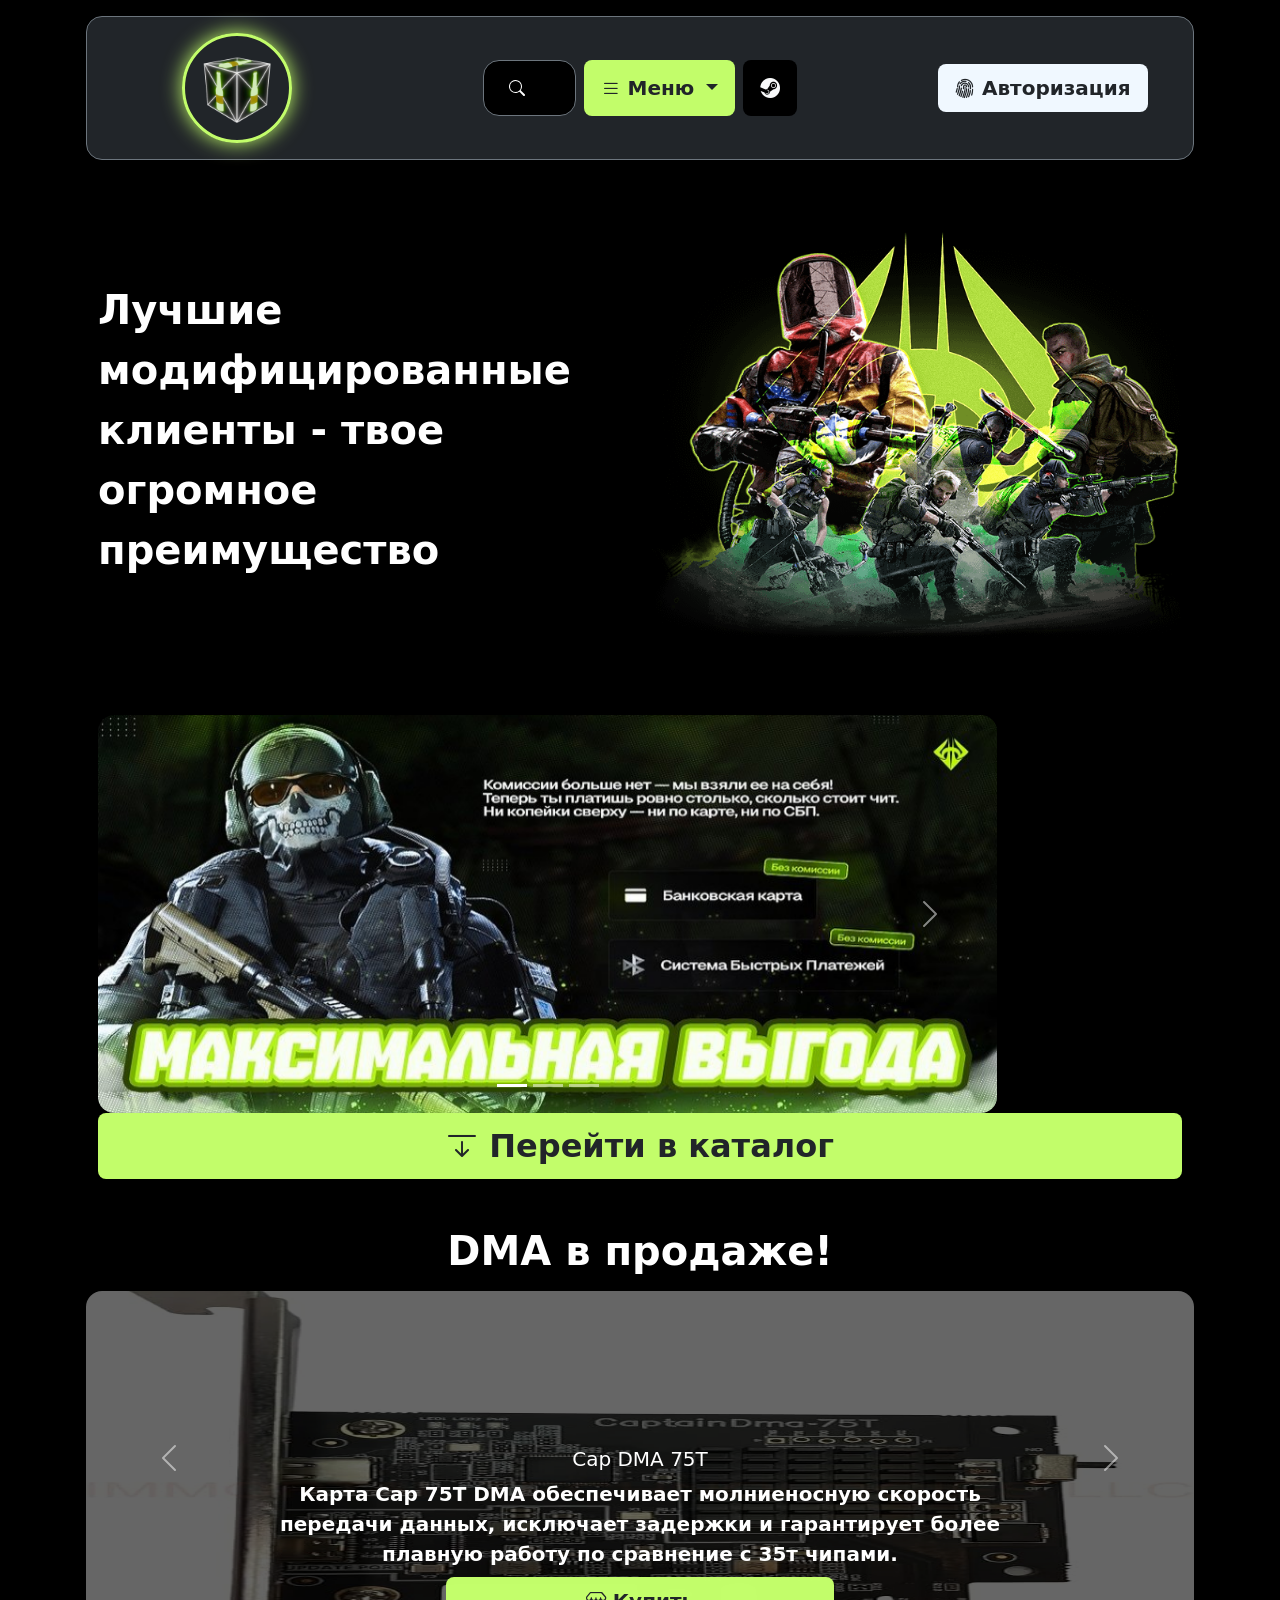
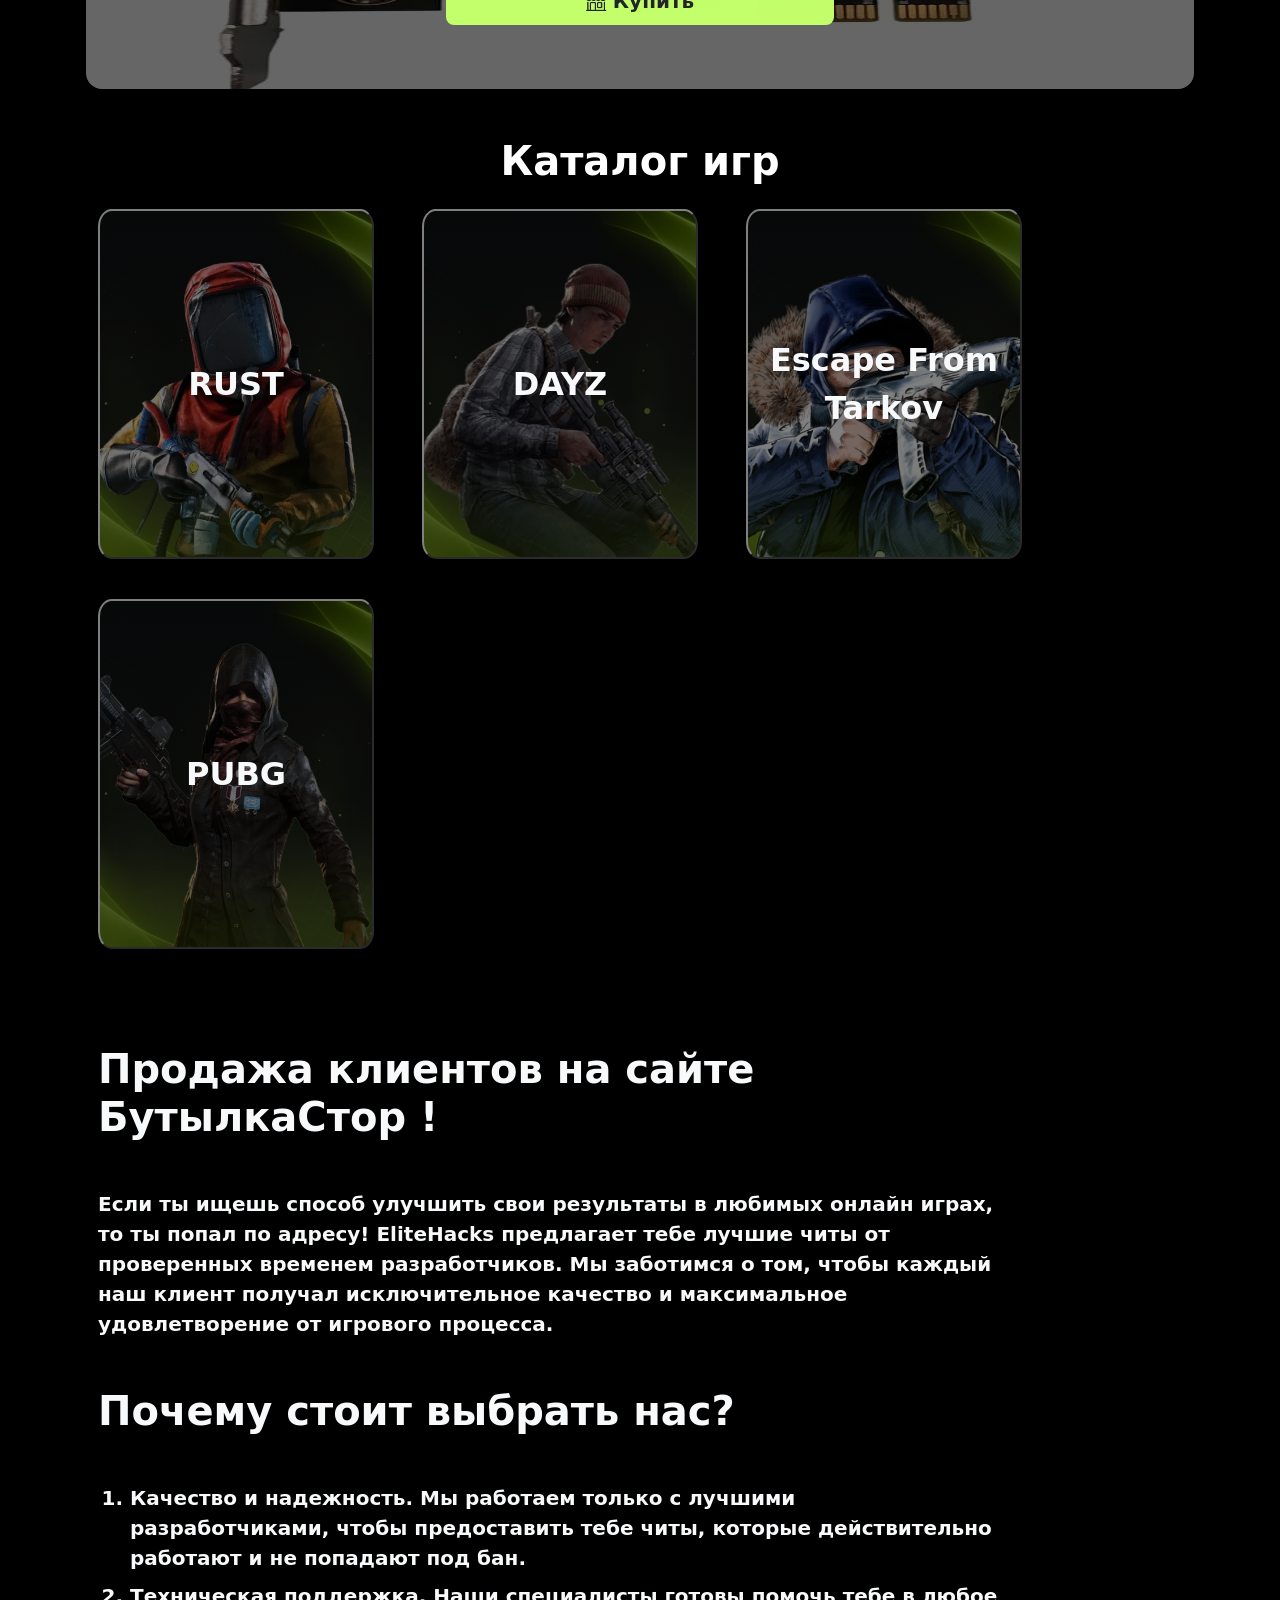
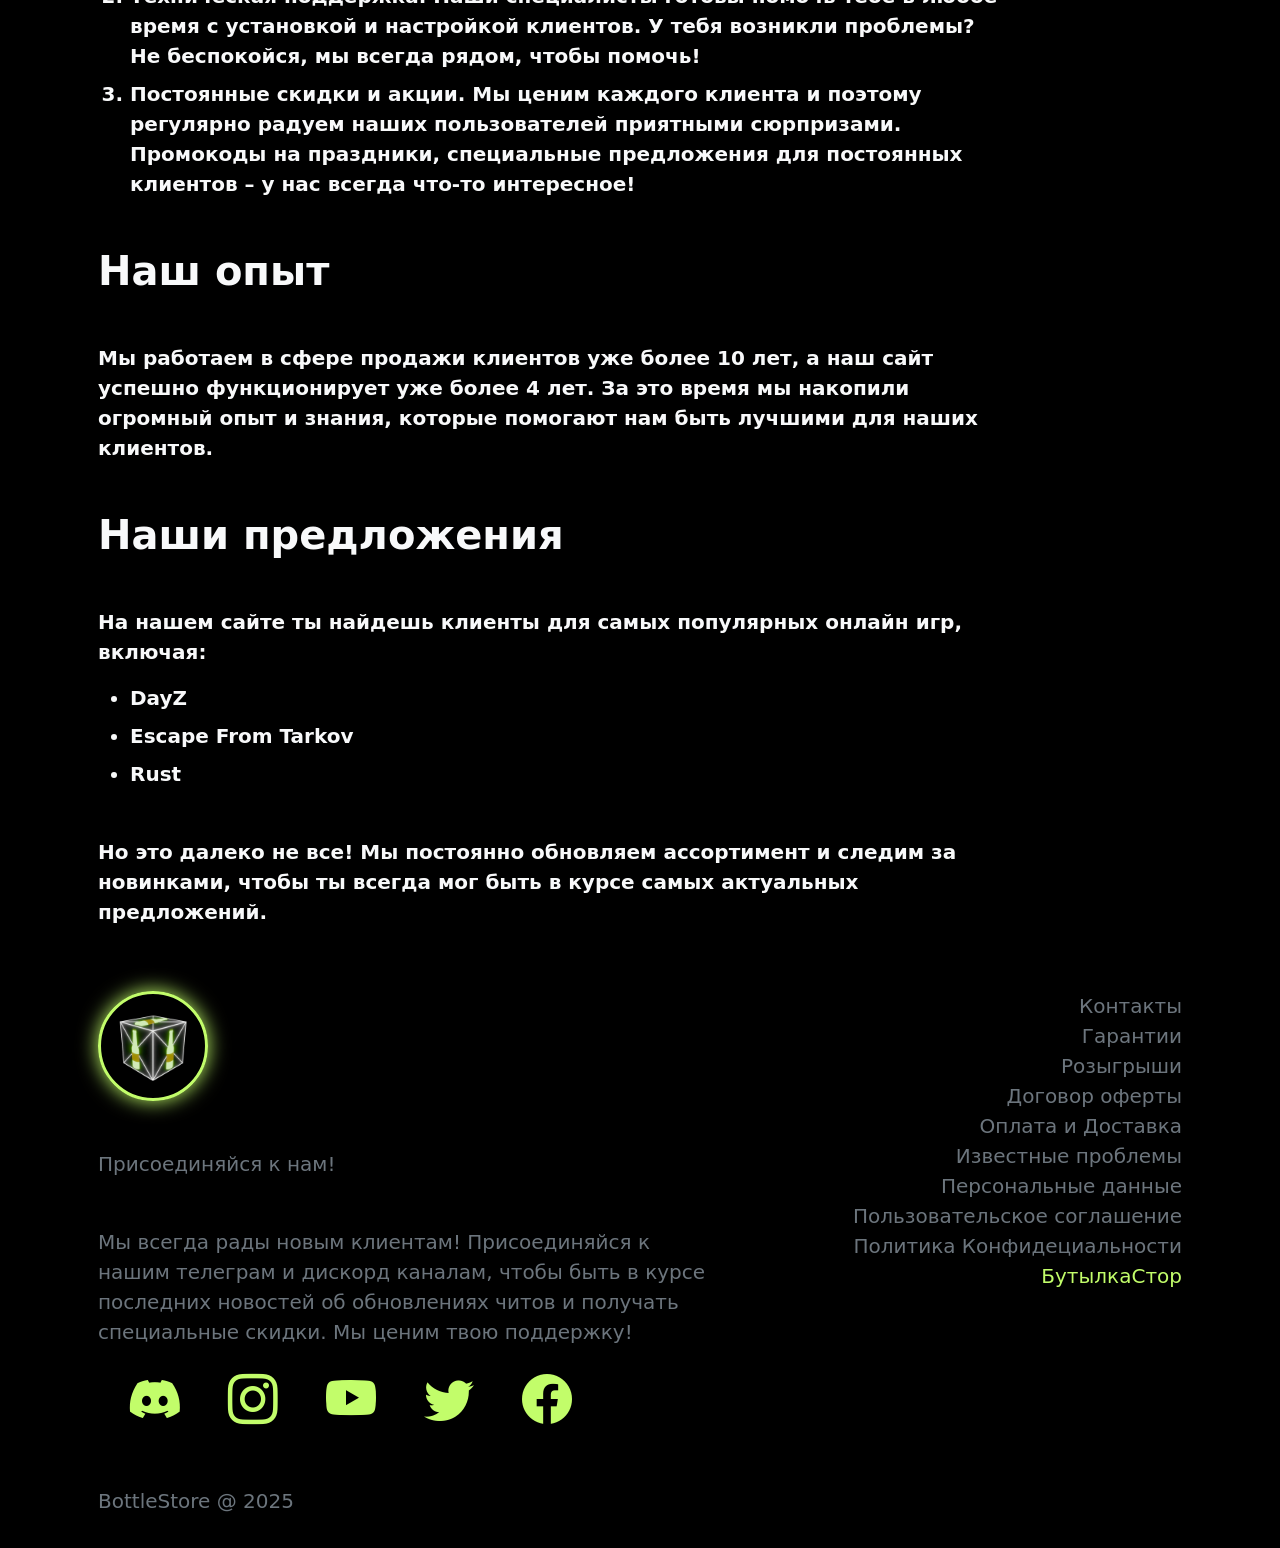
<file: index.html>
<!DOCTYPE html>
<html lang="ru">
  <head>
    <meta charset="UTF-8" />
    <meta name="viewport" content="width=device-width, initial-scale=1.0" />
    <link rel="icon" type="image/png" href="img/logo.png" />
    <title>БутылкаСтор</title>
    <link
      rel="stylesheet"
      href="https://cdn.jsdelivr.net/npm/bootstrap@5.3.0/dist/css/bootstrap.min.css"
    />
    <link
      rel="stylesheet"
      href="https://cdn.jsdelivr.net/npm/bootstrap-icons@1.10.0/font/bootstrap-icons.css"
    />
    <link rel="stylesheet" href="css/main.css" />
  </head>
  <body>
    <!-- Контент контейнер -->
    <div class="content container p-3">
      <header
        class="container-fluid border border-secondary rounded-4 p-3 bg-dark"
      >
        <div class="container text-center">
          <div class="row align-items-center">
            <!-- Контейнер с логотипом -->
            <div class="col d-flex justify-content-center">
              <div class="borderLogo">
                <img src="img/logo.png" class="w-100 h-100" alt="Логотип" />
              </div>
            </div>
            <!-- Контейнер с кнопками для навигации -->
            <div class="col-md-6 d-flex justify-content-center gap-2">
              <!-- Кнопка поиска -->
              <nav
                class="navbar bg-black border border-secondary rounded-4 searchDiv"
              >
                <form class="container-fluid">
                  <div class="input-group">
                    <span
                      class="input-group-text bg-black text-light border border-black"
                      id="basic-addon1"
                      ><svg
                        xmlns="http://www.w3.org/2000/svg"
                        width="16"
                        height="16"
                        fill="currentColor"
                        class="bi bi-search"
                        viewBox="0 0 16 16"
                      >
                        <path
                          d="M11.742 10.344a6.5 6.5 0 1 0-1.397 1.398h-.001q.044.06.098.115l3.85 3.85a1 1 0 0 0 1.415-1.414l-3.85-3.85a1 1 0 0 0-.115-.1zM12 6.5a5.5 5.5 0 1 1-11 0 5.5 5.5 0 0 1 11 0"
                        />
                      </svg>
                    </span>
                    <input
                      type="search"
                      class="form-control bg-black text-light border border-black searchInput fw-bold text-start"
                      placeholder="Поисковый запрос"
                      aria-describedby="basic-addon1"
                    />
                  </div>
                </form>
              </nav>
              <!-- Кнопка меню -->
              <button
                class="btn btn-lg color-btn glow-btn bi-list fw-bold dropdown-toggle"
                type="submit"
                data-bs-toggle="dropdown"
                aria-expanded="false"
              >
                Меню
              </button>
              <ul class="dropdown-menu bg-dark dropdownMenu">
                <li>
                  <a
                    class="dropdown-item text-light fw-bold fs-5 text-center"
                    href="#Catalog"
                    >Каталог</a
                  >
                </li>
                <li>
                  <a
                    class="dropdown-item text-light fw-bold fs-5 text-center"
                    href="#DMAshop"
                    >DMA</a
                  >
                </li>
                <li>
                  <a
                    class="dropdown-item text-light fw-bold fs-5 text-center"
                    href="#about"
                    >О нас</a
                  >
                </li>
              </ul>
              <!-- Кнопка пополнение по стиму -->

              <button
                class="btn btn-lg glow-btn bi-steam bg-black text-light"
                id="SteamPayButton"
                type="submit"
              ></button>
            </div>
            <!-- Контейнер с кнопкой авторизации -->
            <div class="col d-flex justify-content-center">
              <button
                class="btn-auth btn btn-lg glow-btn bi-list bi-fingerprint fw-bold"
                type="submit"
                id="AuthButton"
              >
                Авторизация
              </button>
              <button
                class="d-none btn-danger btn btn-lg bi-list bi-fingerprint fw-bold"
                type="submit"
                id="LogoutButton"
                onclick="logout()"
              >
                Выход
              </button>
            </div>
          </div>
        </div>
      </header>
      <!-- Промо секция -->
      <div class="container text-start pt-5 fs-1 fw-bold">
        <div class="row">
          <div class="col text-start d-flex align-items-center">
            <p>Лучшие модифицированные клиенты - твое огромное преимущество</p>
          </div>
          <div class="col">
            <img src="img/promo-image.png" class="w-100 h-100" alt="Логотип" />
          </div>
        </div>
      </div>
      <!-- Контейнер со слайдером и кнопкой -->
      <div class="container pt-5 fs-3 fw-bold">
        <div class="row">
          <!-- Колонка со слайдером -->
          <div class="col-md-10">
            <div id="carouselExampleCaptions" class="carousel slide">
              <!-- Контейнер с кнопками индикаторами снизу слайдеров -->
              <div class="carousel-indicators">
                <!-- Кнопка индикации 1 -->
                <button
                  type="button"
                  data-bs-target="#carouselExampleCaptions"
                  data-bs-slide-to="0"
                  class="active"
                  aria-current="true"
                  aria-label="Slide 1"
                ></button>
                <!-- Кнопка индикации 2 -->
                <button
                  class="sliderShadow"
                  type="button"
                  data-bs-target="#carouselExampleCaptions"
                  data-bs-slide-to="1"
                  aria-label="Slide 2"
                ></button>
                <!-- Кнопка индикации 3 -->
                <button
                  type="button"
                  data-bs-target="#carouselExampleCaptions"
                  data-bs-slide-to="2"
                  aria-label="Slide 3"
                ></button>
              </div>
              <!-- Контейнер со слайдерами -->
              <div class="carousel-inner rounded-4">
                <!-- Слайдер 1 -->
                <div class="carousel-item active">
                  <img src="img/slide1.jpeg" class="d-block w-100" alt="..." />
                </div>
                <!-- Слайдер 2 -->
                <div class="carousel-item">
                  <img src="img/slide2.jpeg" class="d-block w-100" alt="..." />
                </div>
                <!-- Слайдер 3 -->
                <div class="carousel-item">
                  <img src="img/slide3.jpeg" class="d-block w-100" alt="..." />
                </div>
              </div>
              <!-- Кнопка предыдущий слайдер -->
              <button
                class="carousel-control-prev"
                type="button"
                data-bs-target="#carouselExampleCaptions"
                data-bs-slide="prev"
              >
                <span
                  class="carousel-control-prev-icon"
                  aria-hidden="true"
                ></span>
                <span class="visually-hidden">Предыдущий</span>
              </button>
              <!-- Кнопка следующий слайдер -->
              <button
                class="carousel-control-next"
                type="button"
                data-bs-target="#carouselExampleCaptions"
                data-bs-slide="next"
              >
                <span
                  class="carousel-control-next-icon"
                  aria-hidden="true"
                ></span>
                <span class="visually-hidden">Следующий</span>
              </button>
            </div>
          </div>
          <!-- Колонка справа от слайдера -->
          <div class="col">
            <button
              class="glow-btn btn w-100 h-100 btn-lg color-btn glow-btn fw-bold fs-2 bi-arrow-bar-down"
              type="submit"
            >
              Перейти в каталог
            </button>
          </div>
        </div>
      </div>
      <!-- Контейнер DMA предложений -->
      <div
        id="productCarousel"
        class="carousel slide mt-5 text-center"
        data-bs-ride="carousel"
        data-bs-interval="5000"
      >
        <h2 class="fw-bold fs-1 mb-3" id="DMAshop">DMA в продаже!</h2>
        <div class="carousel-inner rounded-4 fw-bold fs-5 mb-3">
          <div class="carousel-item active">
            <img src="img/dma1.png" class="d-block w-100" />
            <div
              class="carousel-caption d-flex flex-column align-items-center justify-content-end text-center text-white mb-4"
            >
              <h5>Cap DMA 75T</h5>
              <p class="mb-2">
                Карта Cap 75T DMA обеспечивает молниеносную скорость передачи
                данных, исключает задержки и гарантирует более плавную работу по
                сравнение с 35т чипами.
              </p>
              <button
                class="btn btn-lg color-btn w-50 glow-btn bi-shop fw-bold"
              >
                Купить
              </button>
            </div>
          </div>
          <div class="carousel-item">
            <img src="img/dma2.png" class="d-block w-100" />
            <div
              class="carousel-caption d-flex flex-column align-items-center justify-content-end text-center text-white mb-4"
            >
              <h5>StarkDMA 75T</h5>
              <p class="mb-2">
                StarkDMA 75t обеспечивает молниеносную скорость передачи данных,
                исключает задержки и гарантирует более плавную работу по
                сравнение с 35т чипами на (3-7% выше по факту)
              </p>
              <button
                class="btn btn-lg color-btn w-50 glow-btn bi-shop fw-bold"
              >
                Купить
              </button>
            </div>
          </div>
          <div class="carousel-item">
            <img src="img/dma3.png" class="d-block w-100" />
            <div
              class="carousel-caption d-flex flex-column align-items-center justify-content-end text-center text-white mb-4"
            >
              <h5>Captain DMA 4.0</h5>
              <p class="mb-2">
                Плата Captain DMA 4-го поколения PCIe содержит чип FPGA серии
                Xilinx® 7 Artix-7 35T, который обеспечивает плавную и быструю
                обработку данных.
              </p>
              <button
                class="btn btn-lg color-btn w-50 glow-btn bi-shop fw-bold"
              >
                Купить
              </button>
            </div>
          </div>
        </div>
        <button
          class="carousel-control-prev"
          type="button"
          data-bs-target="#productCarousel"
          data-bs-slide="prev"
        >
          <span class="carousel-control-prev-icon" aria-hidden="true"></span>
          <span class="visually-hidden">Назад</span>
        </button>
        <button
          class="carousel-control-next"
          type="button"
          data-bs-target="#productCarousel"
          data-bs-slide="next"
        >
          <span class="carousel-control-next-icon" aria-hidden="true"></span>
          <span class="visually-hidden">Вперёд</span>
        </button>
      </div>
      <!-- Контейнер каталога -->
      <h2 class="container-fluid text-center mt-5 fw-bold fs-1" id="Catalog">
        Каталог игр
      </h2>
      <div class="container d-flex justify-content-center">
        <div class="row gap-4">
          <div class="cardHW col-6 col-sm-4 w-40 mt-3">
            <button
              style="
                background-image: linear-gradient(
                    rgba(0, 0, 0, 0.5),
                    rgba(0, 0, 0, 0.5)
                  ),
                  url('img/card1.png');
                background-repeat: no-repeat;
                background-position: center;
                background-size: cover;
              "
              class="card-btn w-100 h-100 text-light fw-bold fs-2"
              type="submit"
            >
              RUST
            </button>
          </div>
          <div class="cardHW col-6 col-sm-4 w-40 mt-3">
            <button
              style="
                background-image: linear-gradient(
                    rgba(0, 0, 0, 0.5),
                    rgba(0, 0, 0, 0.5)
                  ),
                  url('img/card2.png');
                background-repeat: no-repeat;
                background-position: center;
                background-size: cover;
              "
              class="card-btn w-100 h-100 text-light fw-bold fs-2"
              type="submit"
            >
              DAYZ
            </button>
          </div>
          <div class="cardHW col-6 col-sm-4 w-40 mt-3">
            <button
              style="
                background-image: linear-gradient(
                    rgba(0, 0, 0, 0.5),
                    rgba(0, 0, 0, 0.5)
                  ),
                  url('img/card3.png');
                background-repeat: no-repeat;
                background-position: center;
                background-size: cover;
              "
              class="card-btn w-100 h-100 text-light fw-bold fs-2"
              type="submit"
            >
              Escape From Tarkov
            </button>
          </div>
          <div class="cardHW col-6 col-sm-4 w-40 mt-3">
            <button
              style="
                background-image: linear-gradient(
                    rgba(0, 0, 0, 0.5),
                    rgba(0, 0, 0, 0.5)
                  ),
                  url('img/card4.png');
                background-repeat: no-repeat;
                background-position: center;
                background-size: cover;
              "
              class="card-btn w-100 h-100 text-light fw-bold fs-2"
              type="submit"
            >
              PUBG
            </button>
          </div>
        </div>
      </div>
      <!-- Контейнер информации -->
      <div class="container mt-5 fs-5">
        <div class="row justify-content-start">
          <div class="col-md-10 text-start">
            <!-- Первая инфа -->
            <h2 class="mt-5 text-light fs-1 fw-bold" id="about">
              Продажа клиентов на сайте БутылкаСтор !
            </h2>
            <p class="mt-5 text-light fw-bold">
              Если ты ищешь способ улучшить свои результаты в любимых онлайн
              играх, то ты попал по адресу! EliteHacks предлагает тебе лучшие
              читы от проверенных временем разработчиков. Мы заботимся о том,
              чтобы каждый наш клиент получал исключительное качество и
              максимальное удовлетворение от игрового процесса.
            </p>
            <!-- Вторая инфа -->
            <h2 class="mt-5 text-light fs-1 fw-bold">
              Почему стоит выбрать нас?
            </h2>
            <ol class="mt-5 text-light fw-bold">
              <li class="mt-2 text-light fw-bold">
                Качество и надежность. Мы работаем только с лучшими
                разработчиками, чтобы предоставить тебе читы, которые
                действительно работают и не попадают под бан.
              </li>
              <li class="mt-2 text-light fw-bold">
                Техническая поддержка. Наши специалисты готовы помочь тебе в
                любое время с установкой и настройкой клиентов. У тебя возникли
                проблемы? Не беспокойся, мы всегда рядом, чтобы помочь!
              </li>
              <li class="mt-2 text-light fw-bold">
                Постоянные скидки и акции. Мы ценим каждого клиента и поэтому
                регулярно радуем наших пользователей приятными сюрпризами.
                Промокоды на праздники, специальные предложения для постоянных
                клиентов – у нас всегда что-то интересное!
              </li>
            </ol>
            <!-- Третья инфа -->
            <h2 class="mt-5 text-light fs-1 fw-bold">Наш опыт</h2>
            <p class="mt-5 text-light fw-bold">
              Мы работаем в сфере продажи клиентов уже более 10 лет, а наш сайт
              успешно функционирует уже более 4 лет. За это время мы накопили
              огромный опыт и знания, которые помогают нам быть лучшими для
              наших клиентов.
            </p>
            <!-- Четвертая инфа -->
            <h2 class="mt-5 text-light fs-1 fw-bold">Наши предложения</h2>
            <p class="mt-5 text-light fw-bold">
              На нашем сайте ты найдешь клиенты для самых популярных онлайн игр,
              включая:
            </p>
            <ul>
              <li class="mt-2 text-light fw-bold">DayZ</li>
              <li class="mt-2 text-light fw-bold">Escape From Tarkov</li>
              <li class="mt-2 text-light fw-bold">Rust</li>
            </ul>
            <p class="mt-5 text-light fw-bold">
              Но это далеко не все! Мы постоянно обновляем ассортимент и следим
              за новинками, чтобы ты всегда мог быть в курсе самых актуальных
              предложений.
            </p>
          </div>
        </div>
      </div>
      <!-- Подвал -->
      <footer>
        <div class="container mt-5 fs-5">
          <div class="row justify-content-start">
            <div class="col-md-7 text-start">
              <div class="borderLogo">
                <img src="img/logo.png" class="w-100 h-100" alt="Логотип" />
              </div>
              <p class="mt-5 text-secondary">Присоединяйся к нам!</p>
              <p class="mt-5 text-secondary">
                Мы всегда рады новым клиентам! Присоединяйся к нашим телеграм и
                дискорд каналам, чтобы быть в курсе последних новостей об
                обновлениях читов и получать специальные скидки. Мы ценим твою
                поддержку!
              </p>
              <ul class="d-flex gap-5">
                <i class="bi bi-discord iconColor"></i>
                <i class="bi bi-instagram iconColor"></i>
                <i class="bi bi-youtube iconColor"></i>
                <i class="bi bi-twitter iconColor"></i>
                <i class="bi bi-facebook iconColor"></i>
              </ul>
              <p class="mt-5 text-secondary">BottleStore @ 2025</p>
            </div>
            <div class="col-md-5 text-end">
              <ul>
                <li><a class="text-secondary" href="#">Контакты</a></li>
                <li><a class="text-secondary" href="#">Гарантии</a></li>
                <li><a class="text-secondary" href="#">Розыгрыши</a></li>
                <li><a class="text-secondary" href="#">Договор оферты</a></li>
                <li>
                  <a class="text-secondary" href="#">Оплата и Доставка</a>
                </li>
                <li>
                  <a class="text-secondary" href="#">Известные проблемы</a>
                </li>
                <li>
                  <a class="text-secondary" href="#">Персональные данные</a>
                </li>
                <li>
                  <a class="text-secondary" href="#"
                    >Пользовательское соглашение</a
                  >
                </li>
                <li>
                  <a class="text-secondary" href="#"
                    >Политика Конфидециальности</a
                  >
                </li>
                <li>
                  <a style="color: rgba(196, 255, 107, 0.993)" href="#"
                    >БутылкаСтор</a
                  >
                </li>
              </ul>
            </div>
          </div>
        </div>
      </footer>
      <!-- Конец контент контейнера -->
    </div>
    <!-- Подключение скриптов -->
    <script src="https://thecode.media/wp-content/uploads/2019/12/snowfall2020.js"></script>
    <script
      src="https://cdn.jsdelivr.net/npm/bootstrap@5.3.8/dist/js/bootstrap.bundle.min.js"
      integrity="sha384-FKyoEForCGlyvwx9Hj09JcYn3nv7wiPVlz7YYwJrWVcXK/BmnVDxM+D2scQbITxI"
      crossorigin="anonymous"
    ></script>
    <script src="js/script.js"></script>
  </body>
</html>
</file>
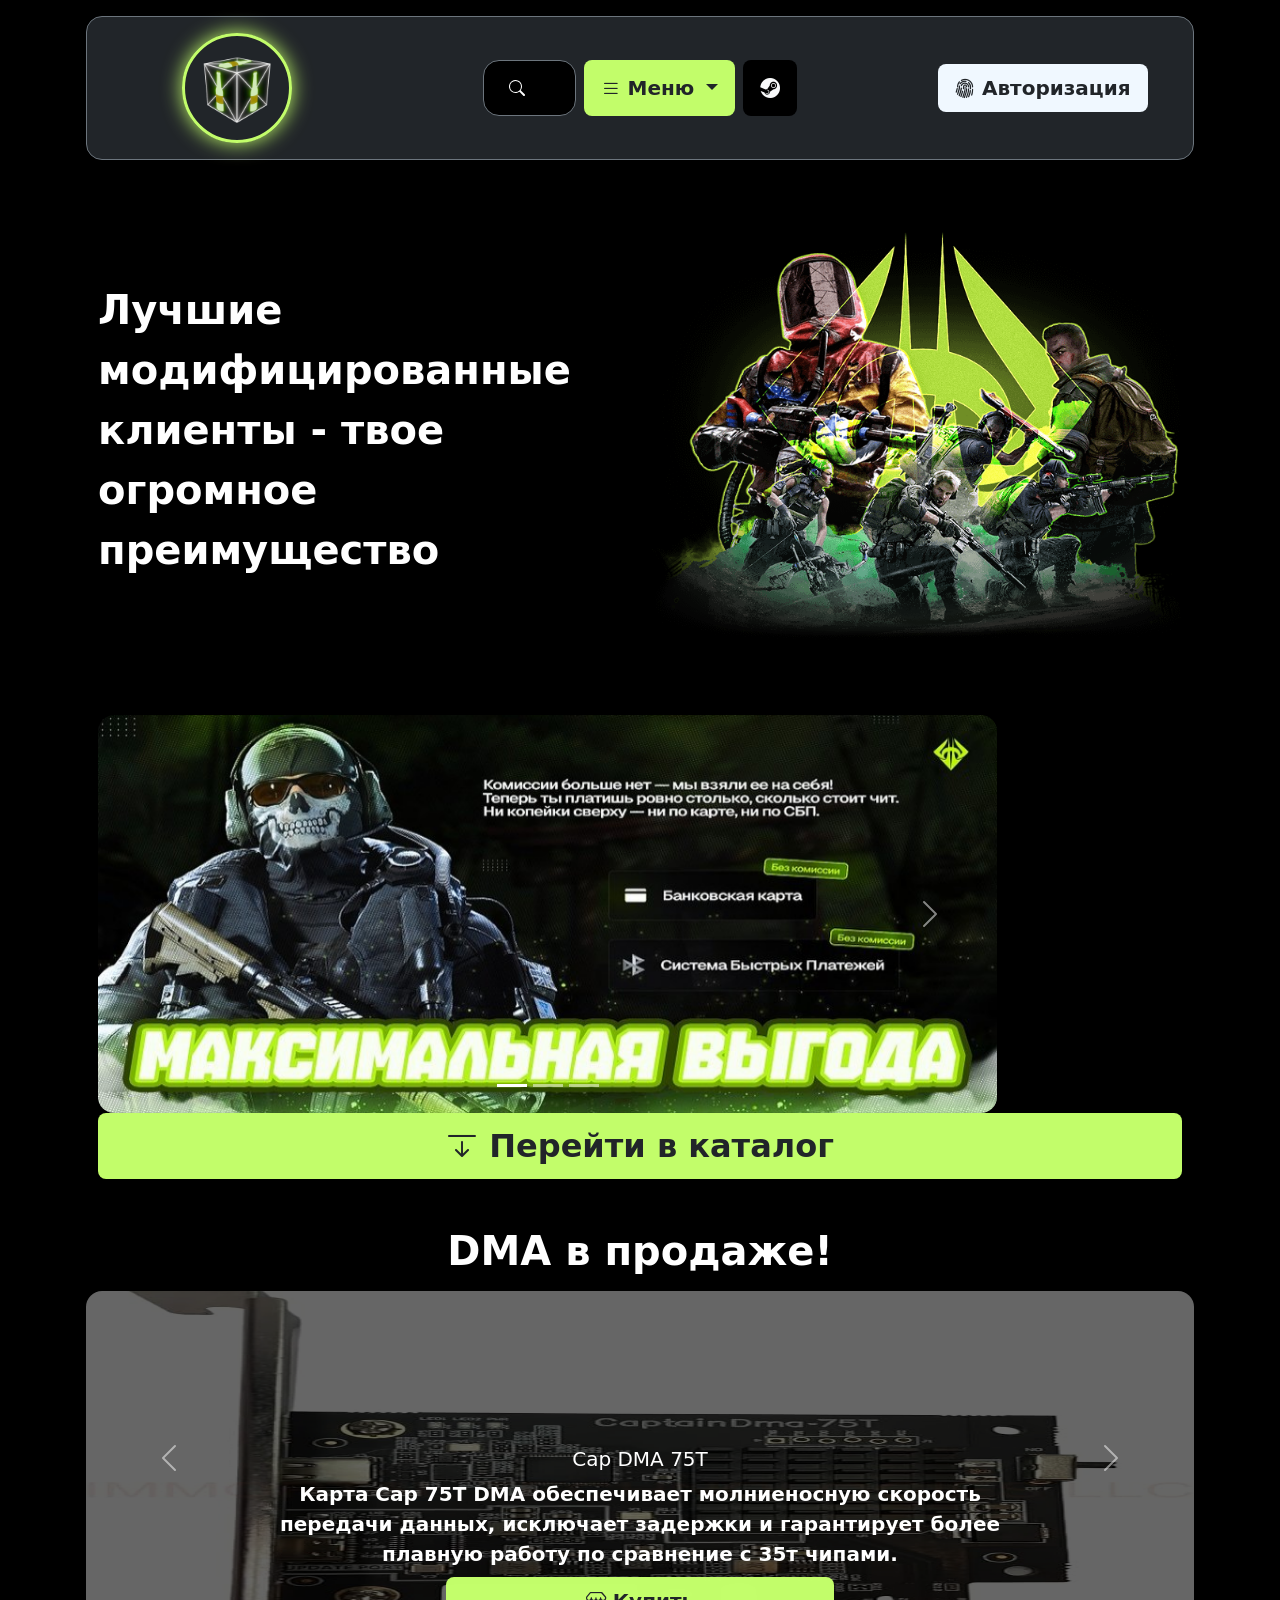
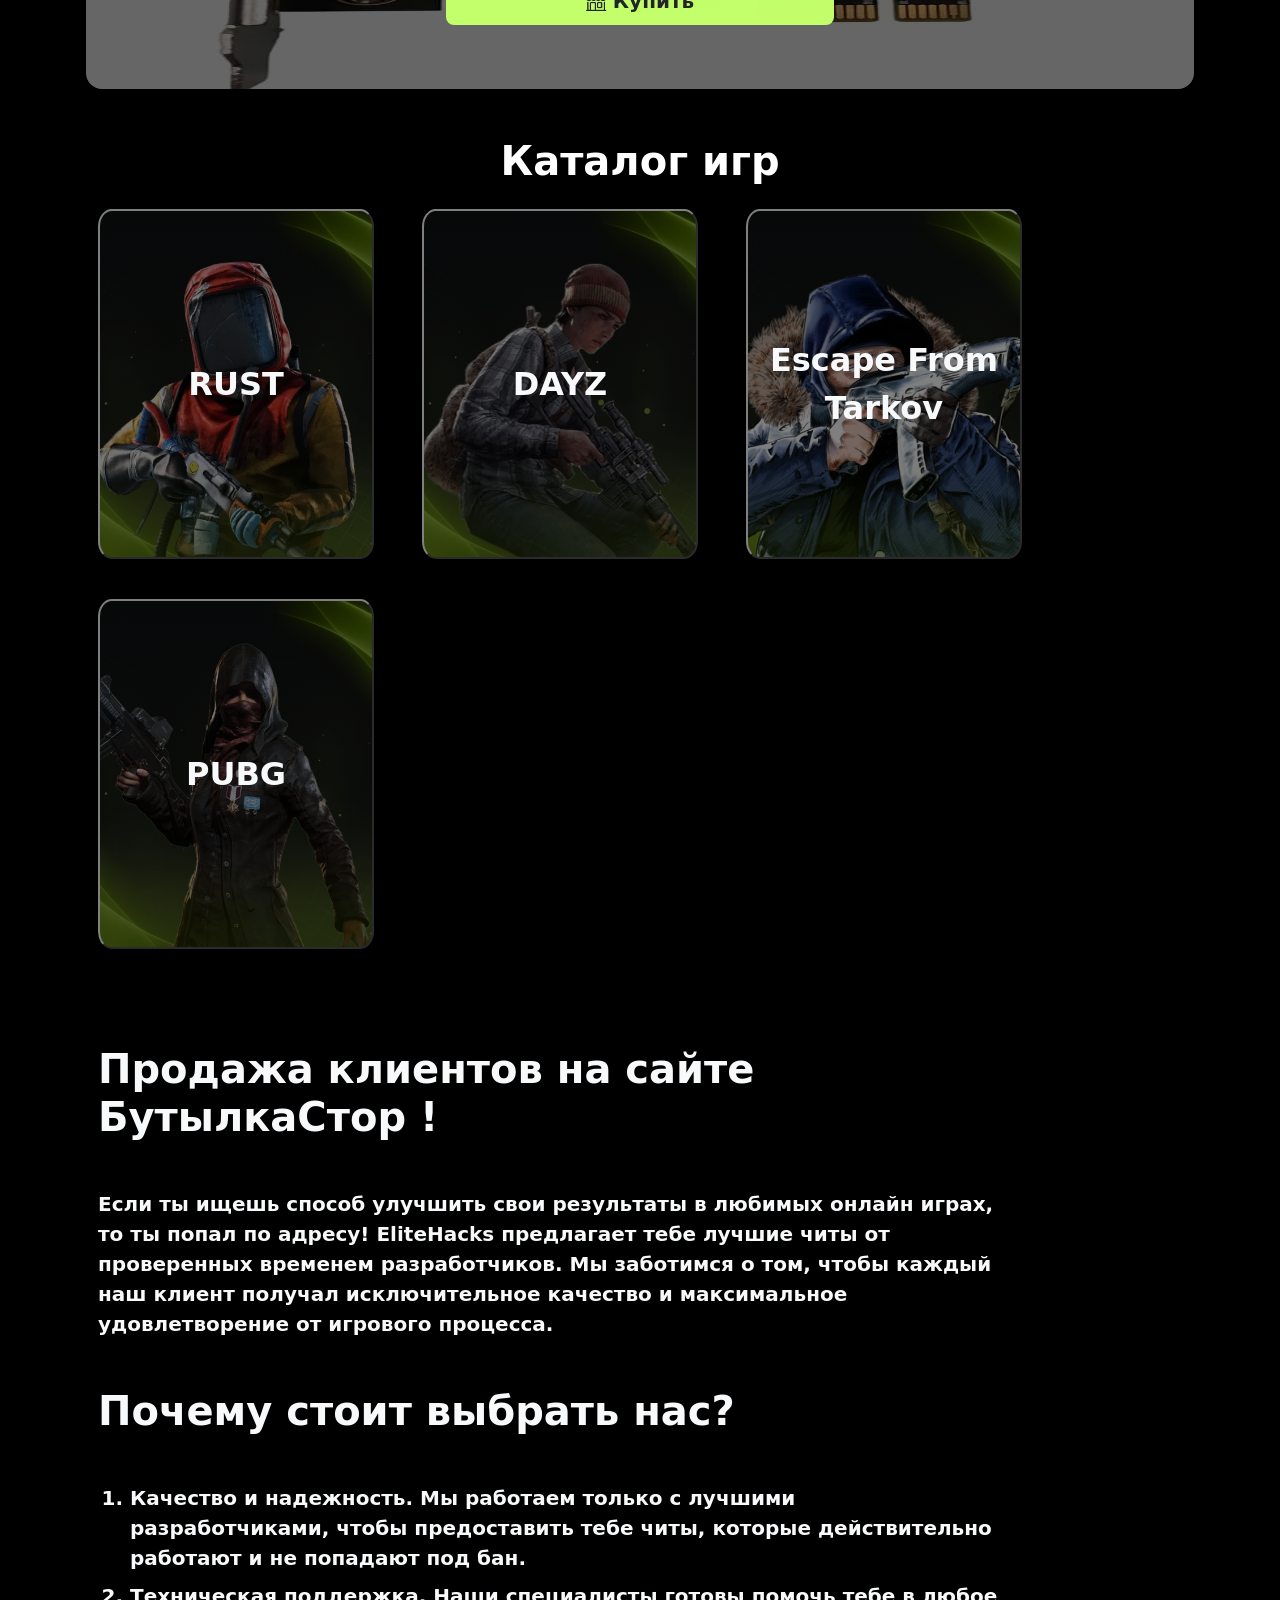
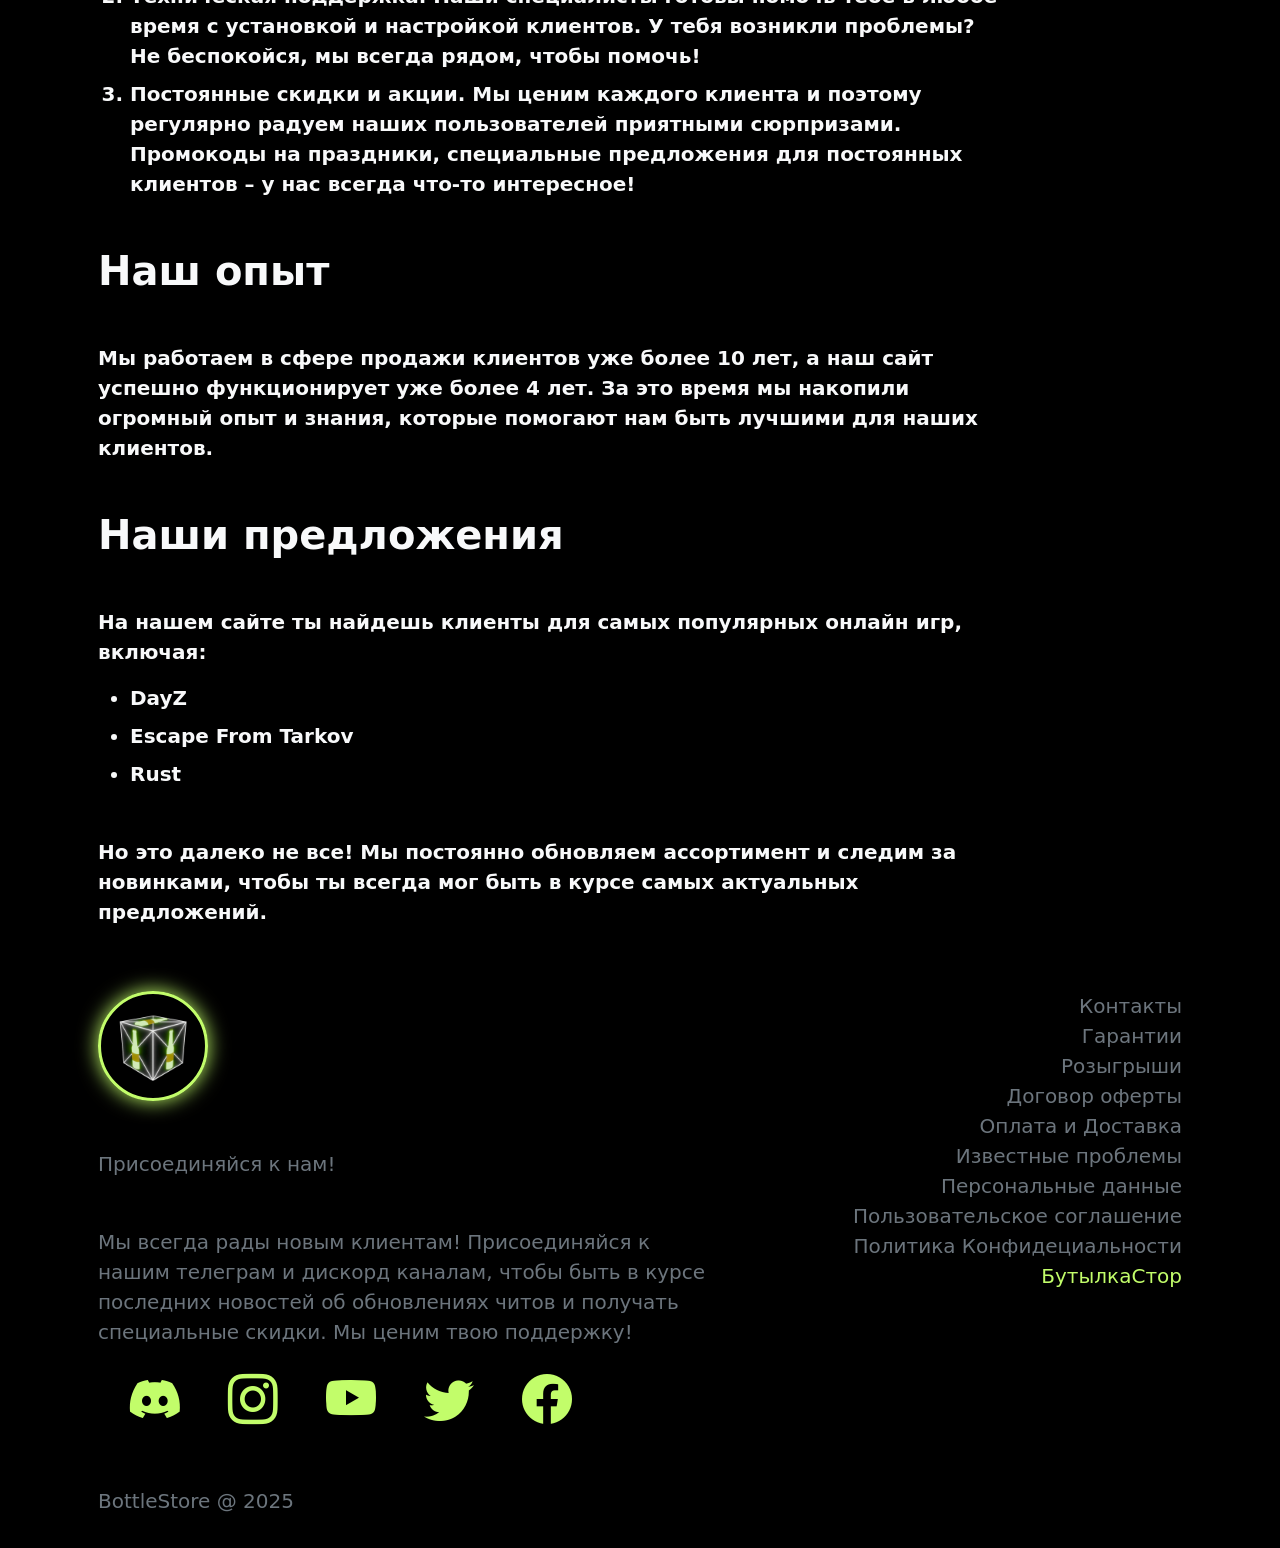
<file: main.html>
<!DOCTYPE html>
<html lang="ru">
  <head>
    <meta charset="UTF-8" />
    <meta name="viewport" content="width=device-width, initial-scale=1.0" />
    <link rel="icon" type="image/png" href="img/logo.png" />
    <title>БутылкаСтор</title>
    <link
      rel="stylesheet"
      href="https://cdn.jsdelivr.net/npm/bootstrap@5.3.0/dist/css/bootstrap.min.css"
    />
    <link
      rel="stylesheet"
      href="https://cdn.jsdelivr.net/npm/bootstrap-icons@1.10.0/font/bootstrap-icons.css"
    />
    <link rel="stylesheet" href="css/main.css" />
  </head>
  <body>
    <!-- Контент контейнер -->
    <div class="content container p-3">
      <header
        class="container-fluid border border-secondary rounded-4 p-3 bg-dark"
      >
        <div class="container text-center">
          <div class="row align-items-center">
            <!-- Контейнер с логотипом -->
            <div class="col d-flex justify-content-center">
              <div class="borderLogo">
                <img src="img/logo.png" class="w-100 h-100" alt="Логотип" />
              </div>
            </div>
            <!-- Контейнер с кнопками для навигации -->
            <div class="col-md-6 d-flex justify-content-center gap-2">
              <!-- Кнопка поиска -->
              <nav
                class="navbar bg-black border border-secondary rounded-4 test1"
              >
                <form class="container-fluid">
                  <div class="input-group">
                    <span
                      class="input-group-text bg-black text-light border border-black"
                      id="basic-addon1"
                      ><svg
                        xmlns="http://www.w3.org/2000/svg"
                        width="16"
                        height="16"
                        fill="currentColor"
                        class="bi bi-search"
                        viewBox="0 0 16 16"
                      >
                        <path
                          d="M11.742 10.344a6.5 6.5 0 1 0-1.397 1.398h-.001q.044.06.098.115l3.85 3.85a1 1 0 0 0 1.415-1.414l-3.85-3.85a1 1 0 0 0-.115-.1zM12 6.5a5.5 5.5 0 1 1-11 0 5.5 5.5 0 0 1 11 0"
                        />
                      </svg>
                    </span>
                    <input
                      type="search"
                      class="form-control bg-black text-light border border-black searchInput fw-bold text-start"
                      placeholder="Поисковый запрос"
                      aria-describedby="basic-addon1"
                    />
                  </div>
                </form>
              </nav>
              <!-- Кнопка меню -->
              <button
                class="btn btn-lg color-btn glow-btn bi-list fw-bold dropdown-toggle"
                type="submit"
                data-bs-toggle="dropdown"
                aria-expanded="false"
              >
                Меню
              </button>
              <ul class="dropdown-menu bg-dark dropdownMenu">
                <li>
                  <a
                    class="dropdown-item text-light fw-bold fs-5 text-center"
                    href="#Catalog"
                    >Каталог</a
                  >
                </li>
                <li>
                  <a
                    class="dropdown-item text-light fw-bold fs-5 text-center"
                    href="#DMAshop"
                    >DMA</a
                  >
                </li>
                <li>
                  <a
                    class="dropdown-item text-light fw-bold fs-5 text-center"
                    href="#about"
                    >О нас</a
                  >
                </li>
              </ul>
              <!-- Кнопка пополнение по стиму -->
              <button
                class="btn btn-lg glow-btn bi-steam bg-black text-light"
                data-bs-toggle="modal"
                data-bs-target="#steamModal"
                type="submit"
              ></button>
            </div>
            <!-- Контейнер с кнопкой авторизации -->
            <div class="col d-flex justify-content-center">
              <button
                class="btn-auth btn btn-lg glow-btn bi-list bi-fingerprint fw-bold"
                data-bs-toggle="modal"
                data-bs-target="#authModal"
                type="submit"
              >
                Авторизация
              </button>
            </div>
          </div>
        </div>
      </header>
      <!-- Промо секция -->
      <div class="container text-start pt-5 fs-1 fw-bold">
        <div class="row">
          <div class="col text-start d-flex align-items-center">
            <p>Лучшие модифицированные клиенты - твое огромное преимущество</p>
          </div>
          <div class="col">
            <img src="img/promo-image.png" class="w-100 h-100" alt="Логотип" />
          </div>
        </div>
      </div>
      <!-- Контейнер со слайдером и кнопкой -->
      <div class="container pt-5 fs-3 fw-bold">
        <div class="row">
          <!-- Колонка со слайдером -->
          <div class="col-md-10">
            <div id="carouselExampleCaptions" class="carousel slide">
              <!-- Контейнер с кнопками индикаторами снизу слайдеров -->
              <div class="carousel-indicators">
                <!-- Кнопка индикации 1 -->
                <button
                  type="button"
                  data-bs-target="#carouselExampleCaptions"
                  data-bs-slide-to="0"
                  class="active"
                  aria-current="true"
                  aria-label="Slide 1"
                ></button>
                <!-- Кнопка индикации 2 -->
                <button
                  class="sliderShadow"
                  type="button"
                  data-bs-target="#carouselExampleCaptions"
                  data-bs-slide-to="1"
                  aria-label="Slide 2"
                ></button>
                <!-- Кнопка индикации 3 -->
                <button
                  type="button"
                  data-bs-target="#carouselExampleCaptions"
                  data-bs-slide-to="2"
                  aria-label="Slide 3"
                ></button>
              </div>
              <!-- Контейнер со слайдерами -->
              <div class="carousel-inner rounded-4">
                <!-- Слайдер 1 -->
                <div class="carousel-item active">
                  <img src="img/slide1.jpeg" class="d-block w-100" alt="..." />
                </div>
                <!-- Слайдер 2 -->
                <div class="carousel-item">
                  <img src="img/slide2.jpeg" class="d-block w-100" alt="..." />
                </div>
                <!-- Слайдер 3 -->
                <div class="carousel-item">
                  <img src="img/slide3.jpeg" class="d-block w-100" alt="..." />
                </div>
              </div>
              <!-- Кнопка предыдущий слайдер -->
              <button
                class="carousel-control-prev"
                type="button"
                data-bs-target="#carouselExampleCaptions"
                data-bs-slide="prev"
              >
                <span
                  class="carousel-control-prev-icon"
                  aria-hidden="true"
                ></span>
                <span class="visually-hidden">Предыдущий</span>
              </button>
              <!-- Кнопка следующий слайдер -->
              <button
                class="carousel-control-next"
                type="button"
                data-bs-target="#carouselExampleCaptions"
                data-bs-slide="next"
              >
                <span
                  class="carousel-control-next-icon"
                  aria-hidden="true"
                ></span>
                <span class="visually-hidden">Следующий</span>
              </button>
            </div>
          </div>
          <!-- Колонка справа от слайдера -->
          <div class="col">
            <button
              class="glow-btn btn w-100 h-100 btn-lg color-btn glow-btn fw-bold fs-2 bi-arrow-bar-down"
              type="submit"
            >
              Перейти в каталог
            </button>
          </div>
        </div>
      </div>
      <!-- Контейнер DMA предложений -->
      <div
        id="productCarousel"
        class="carousel slide mt-5 text-center"
        data-bs-ride="carousel"
        data-bs-interval="5000"
      >
        <h2 class="fw-bold fs-1 mb-3" id="DMAshop">DMA в продаже!</h2>
        <div class="carousel-inner rounded-4 fw-bold fs-5 mb-3">
          <div class="carousel-item active">
            <img src="img/dma1.png" class="d-block w-100" />
            <div
              class="carousel-caption d-flex flex-column align-items-center justify-content-end text-center text-white mb-4"
            >
              <h5>Cap DMA 75T</h5>
              <p class="mb-2">
                Карта Cap 75T DMA обеспечивает молниеносную скорость передачи
                данных, исключает задержки и гарантирует более плавную работу по
                сравнение с 35т чипами.
              </p>
              <button
                class="btn btn-lg color-btn w-50 glow-btn bi-shop fw-bold"
              >
                Купить
              </button>
            </div>
          </div>
          <div class="carousel-item">
            <img src="img/dma2.png" class="d-block w-100" />
            <div
              class="carousel-caption d-flex flex-column align-items-center justify-content-end text-center text-white mb-4"
            >
              <h5>StarkDMA 75T</h5>
              <p class="mb-2">
                StarkDMA 75t обеспечивает молниеносную скорость передачи данных,
                исключает задержки и гарантирует более плавную работу по
                сравнение с 35т чипами на (3-7% выше по факту)
              </p>
              <button
                class="btn btn-lg color-btn w-50 glow-btn bi-shop fw-bold"
              >
                Купить
              </button>
            </div>
          </div>
          <div class="carousel-item">
            <img src="img/dma3.png" class="d-block w-100" />
            <div
              class="carousel-caption d-flex flex-column align-items-center justify-content-end text-center text-white mb-4"
            >
              <h5>Captain DMA 4.0</h5>
              <p class="mb-2">
                Плата Captain DMA 4-го поколения PCIe содержит чип FPGA серии
                Xilinx® 7 Artix-7 35T, который обеспечивает плавную и быструю
                обработку данных.
              </p>
              <button
                class="btn btn-lg color-btn w-50 glow-btn bi-shop fw-bold"
              >
                Купить
              </button>
            </div>
          </div>
        </div>
        <button
          class="carousel-control-prev"
          type="button"
          data-bs-target="#productCarousel"
          data-bs-slide="prev"
        >
          <span class="carousel-control-prev-icon" aria-hidden="true"></span>
          <span class="visually-hidden">Назад</span>
        </button>
        <button
          class="carousel-control-next"
          type="button"
          data-bs-target="#productCarousel"
          data-bs-slide="next"
        >
          <span class="carousel-control-next-icon" aria-hidden="true"></span>
          <span class="visually-hidden">Вперёд</span>
        </button>
      </div>
      <!-- Контейнер каталога -->
      <h2 class="container-fluid text-center mt-5 fw-bold fs-1" id="Catalog">
        Каталог игр
      </h2>
      <div class="container d-flex justify-content-center">
        <div class="row gap-4">
          <div class="cardHW col-6 col-sm-4 w-40 mt-3">
            <button
              style="
                background-image: linear-gradient(
                    rgba(0, 0, 0, 0.5),
                    rgba(0, 0, 0, 0.5)
                  ),
                  url('img/card1.png');
                background-repeat: no-repeat;
                background-position: center;
                background-size: cover;
              "
              class="card-btn w-100 h-100 text-light fw-bold fs-2"
              type="submit"
            >
              RUST
            </button>
          </div>
          <div class="cardHW col-6 col-sm-4 w-40 mt-3">
            <button
              style="
                background-image: linear-gradient(
                    rgba(0, 0, 0, 0.5),
                    rgba(0, 0, 0, 0.5)
                  ),
                  url('img/card2.png');
                background-repeat: no-repeat;
                background-position: center;
                background-size: cover;
              "
              class="card-btn w-100 h-100 text-light fw-bold fs-2"
              type="submit"
            >
              DAYZ
            </button>
          </div>
          <div class="cardHW col-6 col-sm-4 w-40 mt-3">
            <button
              style="
                background-image: linear-gradient(
                    rgba(0, 0, 0, 0.5),
                    rgba(0, 0, 0, 0.5)
                  ),
                  url('img/card3.png');
                background-repeat: no-repeat;
                background-position: center;
                background-size: cover;
              "
              class="card-btn w-100 h-100 text-light fw-bold fs-2"
              type="submit"
            >
              Escape From Tarkov
            </button>
          </div>
          <div class="cardHW col-6 col-sm-4 w-40 mt-3">
            <button
              style="
                background-image: linear-gradient(
                    rgba(0, 0, 0, 0.5),
                    rgba(0, 0, 0, 0.5)
                  ),
                  url('img/card4.png');
                background-repeat: no-repeat;
                background-position: center;
                background-size: cover;
              "
              class="card-btn w-100 h-100 text-light fw-bold fs-2"
              type="submit"
            >
              PUBG
            </button>
          </div>
        </div>
      </div>
      <!-- Контейнер информации -->
      <div class="container mt-5 fs-5">
        <div class="row justify-content-start">
          <div class="col-md-10 text-start">
            <!-- Первая инфа -->
            <h2 class="mt-5 text-light fs-1 fw-bold" id="about">
              Продажа клиентов на сайте БутылкаСтор !
            </h2>
            <p class="mt-5 text-light fw-bold">
              Если ты ищешь способ улучшить свои результаты в любимых онлайн
              играх, то ты попал по адресу! EliteHacks предлагает тебе лучшие
              читы от проверенных временем разработчиков. Мы заботимся о том,
              чтобы каждый наш клиент получал исключительное качество и
              максимальное удовлетворение от игрового процесса.
            </p>
            <!-- Вторая инфа -->
            <h2 class="mt-5 text-light fs-1 fw-bold">
              Почему стоит выбрать нас?
            </h2>
            <ol class="mt-5 text-light fw-bold">
              <li class="mt-2 text-light fw-bold">
                Качество и надежность. Мы работаем только с лучшими
                разработчиками, чтобы предоставить тебе читы, которые
                действительно работают и не попадают под бан.
              </li>
              <li class="mt-2 text-light fw-bold">
                Техническая поддержка. Наши специалисты готовы помочь тебе в
                любое время с установкой и настройкой клиентов. У тебя возникли
                проблемы? Не беспокойся, мы всегда рядом, чтобы помочь!
              </li>
              <li class="mt-2 text-light fw-bold">
                Постоянные скидки и акции. Мы ценим каждого клиента и поэтому
                регулярно радуем наших пользователей приятными сюрпризами.
                Промокоды на праздники, специальные предложения для постоянных
                клиентов – у нас всегда что-то интересное!
              </li>
            </ol>
            <!-- Третья инфа -->
            <h2 class="mt-5 text-light fs-1 fw-bold">Наш опыт</h2>
            <p class="mt-5 text-light fw-bold">
              Мы работаем в сфере продажи клиентов уже более 10 лет, а наш сайт
              успешно функционирует уже более 4 лет. За это время мы накопили
              огромный опыт и знания, которые помогают нам быть лучшими для
              наших клиентов.
            </p>
            <!-- Четвертая инфа -->
            <h2 class="mt-5 text-light fs-1 fw-bold">Наши предложения</h2>
            <p class="mt-5 text-light fw-bold">
              На нашем сайте ты найдешь клиенты для самых популярных онлайн игр,
              включая:
            </p>
            <ul>
              <li class="mt-2 text-light fw-bold">DayZ</li>
              <li class="mt-2 text-light fw-bold">Escape From Tarkov</li>
              <li class="mt-2 text-light fw-bold">Rust</li>
            </ul>
            <p class="mt-5 text-light fw-bold">
              Но это далеко не все! Мы постоянно обновляем ассортимент и следим
              за новинками, чтобы ты всегда мог быть в курсе самых актуальных
              предложений.
            </p>
          </div>
        </div>
      </div>
      <!-- Подвал -->
      <footer>
        <div class="container mt-5 fs-5">
          <div class="row justify-content-start">
            <div class="col-md-7 text-start">
              <div class="borderLogo">
                <img src="img/logo.png" class="w-100 h-100" alt="Логотип" />
              </div>
              <p class="mt-5 text-secondary">Присоединяйся к нам!</p>
              <p class="mt-5 text-secondary">
                Мы всегда рады новым клиентам! Присоединяйся к нашим телеграм и
                дискорд каналам, чтобы быть в курсе последних новостей об
                обновлениях читов и получать специальные скидки. Мы ценим твою
                поддержку!
              </p>
              <ul class="d-flex gap-5">
                <i class="bi bi-discord iconColor"></i>
                <i class="bi bi-instagram iconColor"></i>
                <i class="bi bi-youtube iconColor"></i>
                <i class="bi bi-twitter iconColor"></i>
                <i class="bi bi-facebook iconColor"></i>
              </ul>
              <p class="mt-5 text-secondary">BottleStore @ 2025</p>
            </div>
            <div class="col-md-5 text-end">
              <ul>
                <li><a class="text-secondary" href="#">Контакты</a></li>
                <li><a class="text-secondary" href="#">Гарантии</a></li>
                <li><a class="text-secondary" href="#">Розыгрыши</a></li>
                <li><a class="text-secondary" href="#">Договор оферты</a></li>
                <li>
                  <a class="text-secondary" href="#">Оплата и Доставка</a>
                </li>
                <li>
                  <a class="text-secondary" href="#">Известные проблемы</a>
                </li>
                <li>
                  <a class="text-secondary" href="#">Персональные данные</a>
                </li>
                <li>
                  <a class="text-secondary" href="#"
                    >Пользовательское соглашение</a
                  >
                </li>
                <li>
                  <a class="text-secondary" href="#"
                    >Политика Конфидециальности</a
                  >
                </li>
                <li>
                  <a style="color: rgba(196, 255, 107, 0.993)" href="#"
                    >БутылкаСтор</a
                  >
                </li>
              </ul>
            </div>
          </div>
        </div>
      </footer>
      <!-- Модальные окна -->
      <!-- Модальное окно Авторизации и Регистрации -->
      <div
        class="modal fade"
        id="authModal"
        tabindex="-1"
        aria-labelledby="authModalLabel"
        aria-hidden="true"
      >
        <div class="modal-dialog modal-dialog-centered">
          <div class="modal-dialog">
            <div
              class="modal-content d-flex justify-content-center text-center bg-dark p-3"
            >
              <div class="card-header text-start">
                <h5 class="text-secondary fs-4">Авторизация</h5>
              </div>
              <div class="modal-body fs-5">
                <div class="container-fluid">
                  <div class="d-flex w-50 text-start gap-5">
                    <i class="bi bi-emoji-sunglasses iconColor"></i>
                    <h2 class="textColor">Добро пожаловать!</h2>
                  </div>
                  <div class="mb-3">
                    <label for="email" class="form-label"
                      >Введите вашу почту:</label
                    >
                    <input
                      type="email"
                      class="form-control w-75 mx-auto p-2 fs-5 bg-dark AuthInput text-light"
                      id="email"
                      name="email"
                      placeholder="Введите ваш Email адрес"
                      required
                    />
                  </div>
                  <div class="mb-3">
                    <label for="password" class="form-label"
                      >Введите ваш пароль:</label
                    >
                    <input
                      type="password"
                      class="form-control w-75 mx-auto p-2 fs-5 bg-dark AuthInput text-light"
                      id="password"
                      name="password"
                      placeholder="Введите ваш пароль"
                      required
                    />
                  </div>
                </div>
              </div>
              <div class="modal-footer d-flex justify-content-center">
                <button
                  type="button"
                  class="btn btn-lg bg-primary color-btn glow-btn fw-bold"
                >
                  Войти
                </button>
                <button
                  type="button"
                  class="btn btn-lg bg-danger color-btn glow-btn fw-bold"
                >
                  Зарегистрироваться
                </button>
              </div>
            </div>
          </div>
        </div>
      </div>
      <!-- Модальное окно пополнения стим -->
      <div
        class="modal fade"
        id="steamModal"
        tabindex="-1"
        aria-labelledby="steamModalLabel"
        aria-hidden="true"
      >
        <div class="modal-dialog modal-dialog-centered">
          <div class="modal-dialog w-100">
            <div
              class="modal-content d-flex justify-content-center text-center bg-dark p-3"
            >
              <div class="card-header text-start">
                <h5 class="text-secondary fs-4">Пополнение стим</h5>
              </div>
              <div class="modal-body fs-5">
                <div class="container-fluid">
                  <div
                    class="container-fluid d-flex w-50 justify-content-center gap-5"
                  >
                    <i class="bi bi-steam iconColor"></i>
                  </div>
                  <div class="mb-3">
                    <input
                      type="text"
                      class="form-control w-100 mx-auto p-2 fs-5 bg-dark AuthInput text-light"
                      id="loginSteam"
                      name="loginSteam"
                      placeholder="Логин Steam"
                      required
                    />
                  </div>
                  <div class="mb-3">
                    <input
                      type="email"
                      class="form-control w-100 mx-auto p-2 fs-5 bg-dark AuthInput text-light"
                      id="emailSteam"
                      name="emailSteam"
                      placeholder="Ваш Email для чека"
                      required
                    />
                  </div>
                  <div class="mb-3">
                    <input
                      type="number"
                      class="form-control w-100 mx-auto p-2 fs-5 bg-dark AuthInput text-light"
                      id="moneySteam"
                      name="moneySteam"
                      placeholder="Сумма в рублях"
                      required
                    />
                  </div>
                </div>
              </div>
              <div class="modal-footer d-flex justify-content-center">
                <button
                  type="button"
                  class="btn btn-lg w-100 color-btn glow-btn fw-bold"
                >
                  Оплатить
                </button>
              </div>
            </div>
          </div>
        </div>
      </div>
      <!-- Конец контент контейнера -->
    </div>
    <!-- Подключение скриптов -->
    <script src="https://thecode.media/wp-content/uploads/2019/12/snowfall2020.js"></script>
    <script
      src="https://cdn.jsdelivr.net/npm/bootstrap@5.3.8/dist/js/bootstrap.bundle.min.js"
      integrity="sha384-FKyoEForCGlyvwx9Hj09JcYn3nv7wiPVlz7YYwJrWVcXK/BmnVDxM+D2scQbITxI"
      crossorigin="anonymous"
    ></script>
    <script src="js/script.js"></script>
  </body>
</html>
</file>
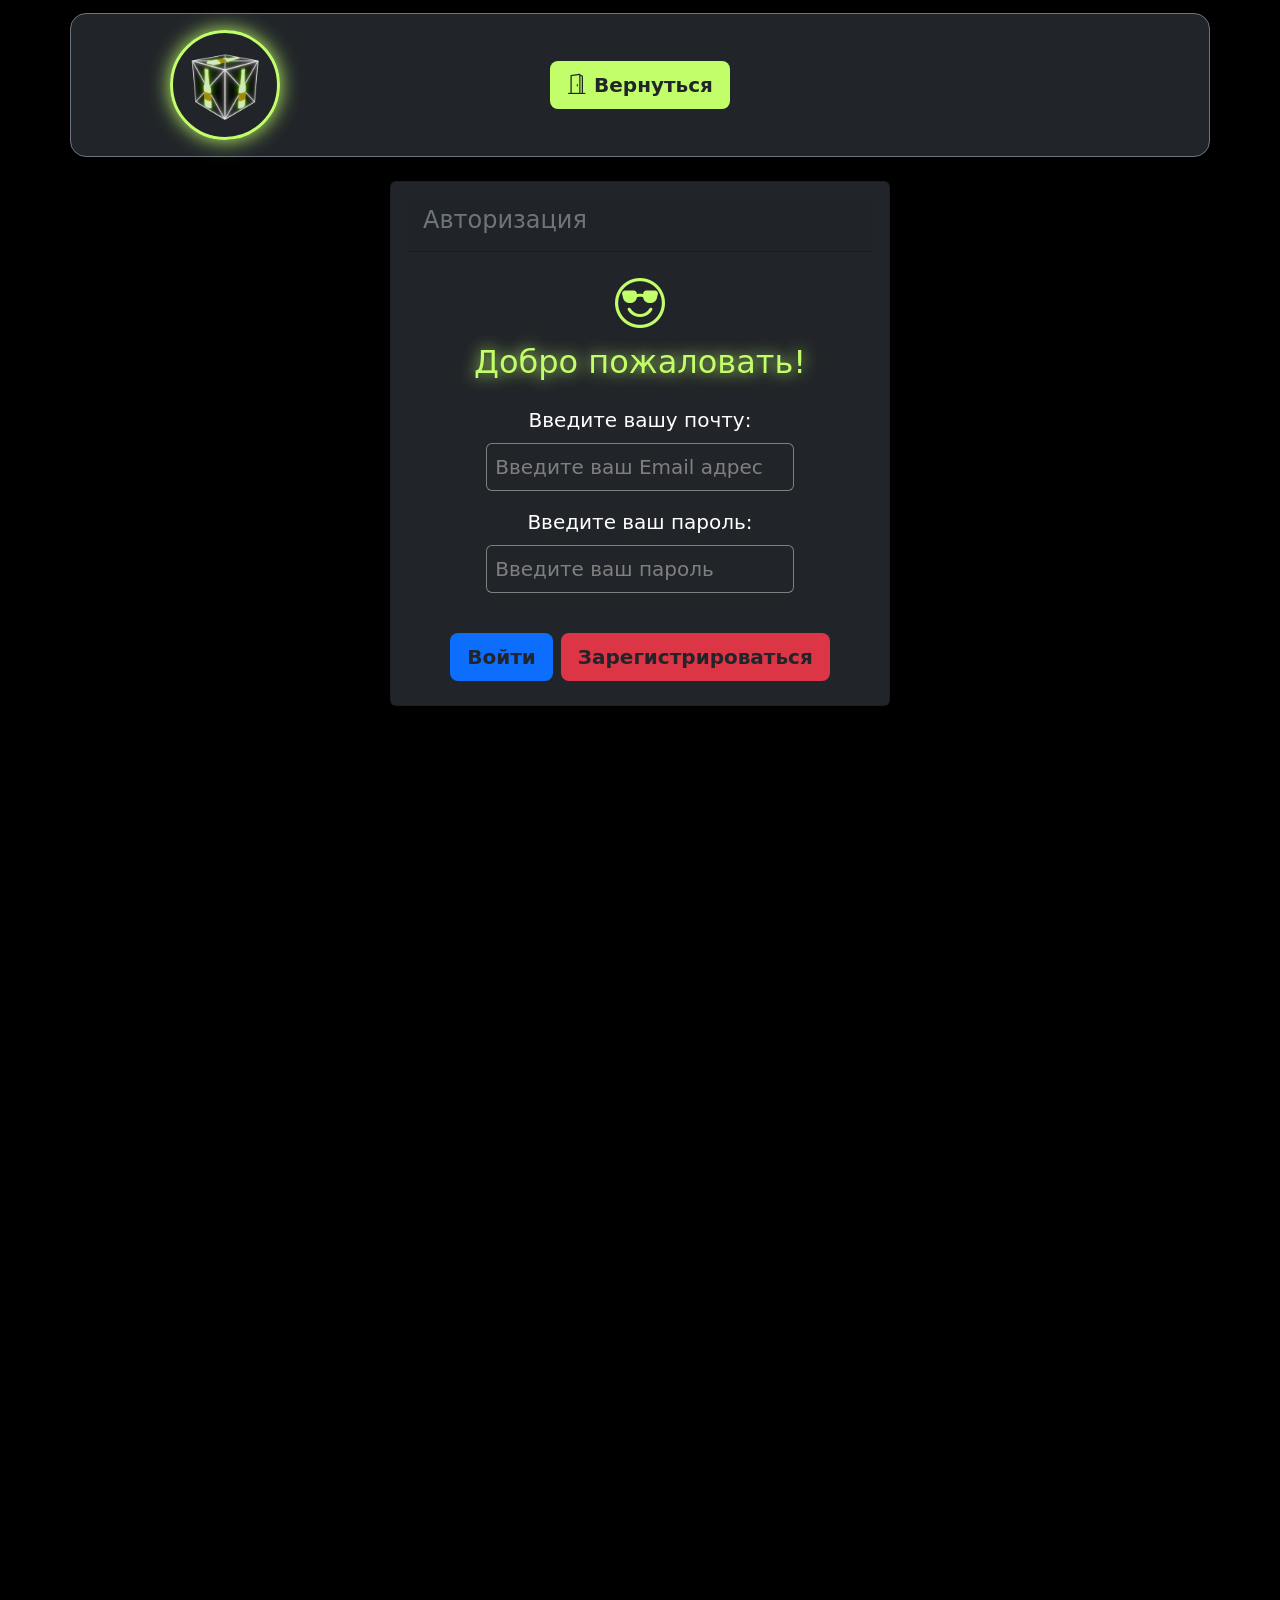
<file: pages/auth.html>
<!DOCTYPE html>
<html lang="en">
  <head>
    <meta charset="UTF-8" />
    <meta name="viewport" content="width=device-width, initial-scale=1.0" />
    <link rel="icon" type="image/png" href="../img/logo.png" />
    <title>Авторизация</title>
    <link
      rel="stylesheet"
      href="https://cdn.jsdelivr.net/npm/bootstrap@5.3.0/dist/css/bootstrap.min.css"
    />
    <link
      rel="stylesheet"
      href="https://cdn.jsdelivr.net/npm/bootstrap-icons@1.10.0/font/bootstrap-icons.css"
    />
    <link rel="stylesheet" href="../css/main.css" />
  </head>
  <style>
    body {
      max-height: 100vh;
      padding: 1%;
    }
  </style>
  <body class="bg-black">
    <header
      class="content container p-3 border border-secondary rounded-4 bg-dark mb-4"
    >
      <div class="container text-center">
        <div class="row align-items-center">
          <!-- Контейнер с логотипом -->
          <div class="col d-flex justify-content-center">
            <div class="borderLogo">
              <img src="../img/logo.png" class="w-100 h-100" alt="Логотип" />
            </div>
          </div>
          <!-- Контейнер с кнопками для навигации -->
          <div class="col-md-6 d-flex justify-content-center gap-2">
            <!-- Кнопка меню -->
            <button
              class="btn btn-lg color-btn glow-btn bi-door-open fw-bold"
              type="submit"
              aria-expanded="false"
              id="BackButton"
            >
              Вернуться
            </button>
          </div>
          <!-- Контейнер с кнопкой авторизации -->
          <div class="col d-flex justify-content-center"></div>
        </div>
      </div>
    </header>
    <!-- Авторизация -->
    <div
      class="container-fluid flex-grow-1 d-flex align-items-center justify-content-center"
    >
      <div
        class="card text-center bg-dark p-3"
        style="width: 100%; max-width: 500px"
      >
        <div class="card-header text-start">
          <h5 class="text-secondary fs-4">Авторизация</h5>
        </div>
        <div class="card-body fs-5">
          <div class="container-fluid">
            <div class="d-block w-100 text-center gap-5 mx-auto mb-4">
              <i id="iAuth" class="bi bi-emoji-sunglasses iconColor"></i>
              <h2 class="textColor" id="h2reg">Добро пожаловать!</h2>
            </div>
            <div class="mb-3">
              <label for="email" class="form-label">Введите вашу почту:</label>
              <input
                type="email"
                class="form-control w-75 mx-auto p-2 fs-5 bg-dark AuthInput text-light"
                id="email"
                name="email"
                placeholder="Введите ваш Email адрес"
                required
              />
            </div>
            <div class="mb-3">
              <label for="password" class="form-label"
                >Введите ваш пароль:</label
              >
              <input
                type="password"
                class="form-control w-75 mx-auto p-2 fs-5 bg-dark AuthInput text-light"
                id="password"
                name="password"
                placeholder="Введите ваш пароль"
                required
              />
            </div>
          </div>
        </div>
        <div
          class="card-footer border-0 bg-transparent d-flex justify-content-center gap-2"
        >
          <button
            type="button"
            class="btn btn-lg bg-primary color-btn glow-btn fw-bold"
            id="LoginButton"
          >
            Войти
          </button>
          <button
            type="button"
            class="btn btn-lg bg-danger color-btn glow-btn fw-bold"
            id="RegButton"
          >
            Зарегистрироваться
          </button>
        </div>
      </div>
    </div>

    <script src="https://thecode.media/wp-content/uploads/2019/12/snowfall2020.js"></script>
    <script
      src="https://cdn.jsdelivr.net/npm/bootstrap@5.3.8/dist/js/bootstrap.bundle.min.js"
      integrity="sha384-FKyoEForCGlyvwx9Hj09JcYn3nv7wiPVlz7YYwJrWVcXK/BmnVDxM+D2scQbITxI"
      crossorigin="anonymous"
    ></script>
    <script src="../js/script.js"></script>
  </body>
</html>
</file>
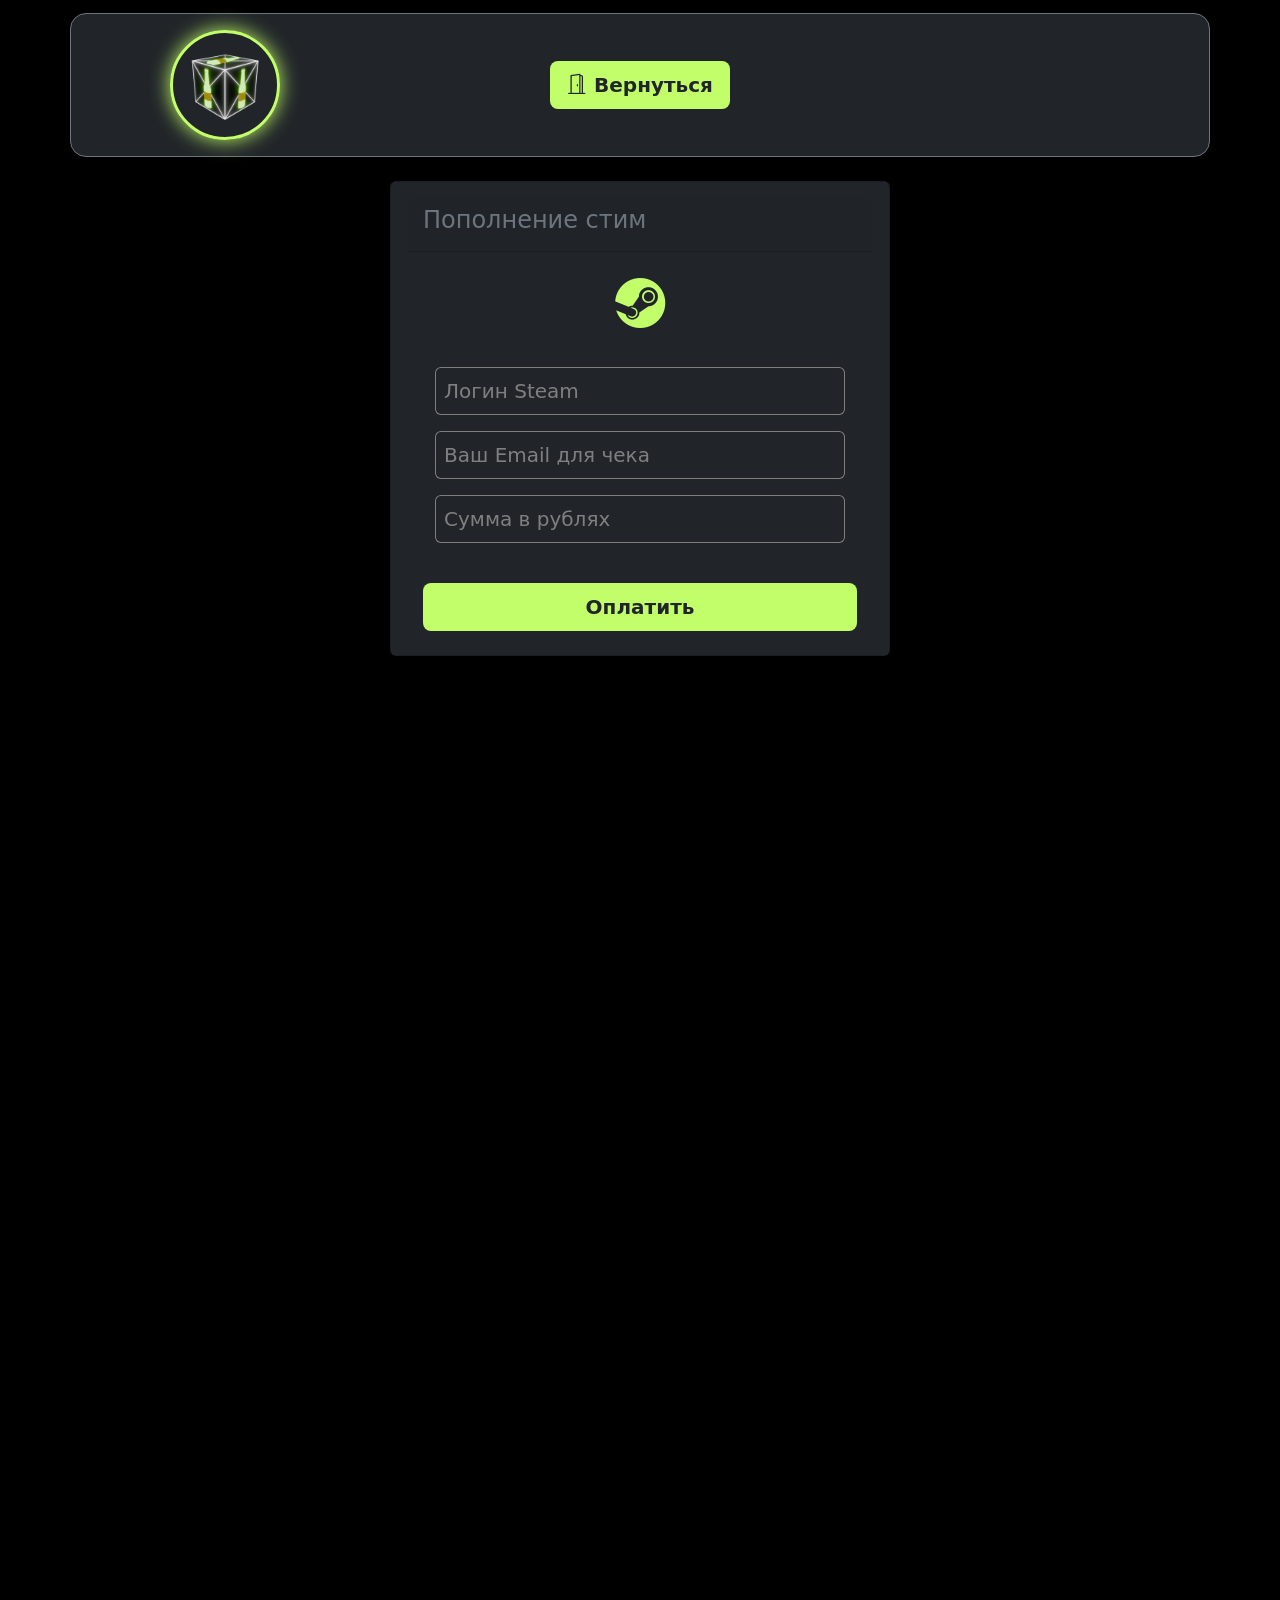
<file: pages/steamPay.html>
<!DOCTYPE html>
<html lang="en">
  <head>
    <meta charset="UTF-8" />
    <meta name="viewport" content="width=device-width, initial-scale=1.0" />
    <link rel="icon" type="image/png" href="../img/logo.png" />
    <link
      rel="stylesheet"
      href="https://cdn.jsdelivr.net/npm/bootstrap@5.3.0/dist/css/bootstrap.min.css"
    />
    <link
      rel="stylesheet"
      href="https://cdn.jsdelivr.net/npm/bootstrap-icons@1.10.0/font/bootstrap-icons.css"
    />
    <link rel="stylesheet" href="../css/main.css" />
    <title>Пополнение стим</title>
  </head>
  <style>
    body {
      max-height: 100vh;
      padding: 1%;
    }
  </style>
  <body class="bg-black">
    <header
      class="content container p-3 border border-secondary rounded-4 bg-dark mb-4"
    >
      <div class="container text-center">
        <div class="row align-items-center">
          <!-- Контейнер с логотипом -->
          <div class="col d-flex justify-content-center">
            <div class="borderLogo">
              <img src="../img/logo.png" class="w-100 h-100" alt="Логотип" />
            </div>
          </div>
          <!-- Контейнер с кнопками для навигации -->
          <div class="col-md-6 d-flex justify-content-center gap-2">
            <!-- Кнопка меню -->
            <button
              class="btn btn-lg color-btn glow-btn bi-door-open fw-bold"
              type="submit"
              aria-expanded="false"
              id="BackButton"
            >
              Вернуться
            </button>
          </div>
          <!-- Контейнер с кнопкой авторизации -->
          <div class="col d-flex justify-content-center"></div>
        </div>
      </div>
    </header>
    <!-- Пополнение стим -->
    <div
      class="container-fluid flex-grow-1 d-flex align-items-center justify-content-center"
    >
      <div class="card text-center bg-dark p-3 w-50" style="max-width: 500px">
        <div class="card-header text-start">
          <h5 class="text-secondary fs-4">Пополнение стим</h5>
        </div>
        <div class="card-body fs-5">
          <div class="container-fluid">
            <div
              class="container-fluid d-flex w-50 justify-content-center gap-5 mx-auto mb-4"
            >
              <i class="bi bi-steam iconColor"></i>
            </div>
            <div class="mb-3">
              <input
                type="text"
                class="form-control w-100 mx-auto p-2 fs-5 bg-dark AuthInput text-light"
                id="loginSteam"
                name="loginSteam"
                placeholder="Логин Steam"
                required
              />
            </div>
            <div class="mb-3">
              <input
                type="email"
                class="form-control w-100 mx-auto p-2 fs-5 bg-dark AuthInput text-light"
                id="emailSteam"
                name="emailSteam"
                placeholder="Ваш Email для чека"
                required
              />
            </div>
            <div class="mb-3">
              <input
                type="number"
                class="form-control w-100 mx-auto p-2 fs-5 bg-dark AuthInput text-light"
                id="moneySteam"
                name="moneySteam"
                placeholder="Сумма в рублях"
                required
              />
            </div>
          </div>
        </div>
        <div
          class="card-footer border-0 bg-transparent d-flex justify-content-center"
        >
          <button
            type="button"
            class="btn btn-lg w-100 color-btn glow-btn fw-bold"
          >
            Оплатить
          </button>
        </div>
      </div>
    </div>
    <script src="https://thecode.media/wp-content/uploads/2019/12/snowfall2020.js"></script>
    <script
      src="https://cdn.jsdelivr.net/npm/bootstrap@5.3.8/dist/js/bootstrap.bundle.min.js"
      integrity="sha384-FKyoEForCGlyvwx9Hj09JcYn3nv7wiPVlz7YYwJrWVcXK/BmnVDxM+D2scQbITxI"
      crossorigin="anonymous"
    ></script>
    <script src="../js/script.js"></script>
  </body>
</html>
</file>
<file: css/main.css>
* {
  box-sizing: border-box;
  margin: 0;
  padding: 0;
  color: white;
  scroll-behavior: smooth;
}
body {
  min-height: 100vh;
  background-color: #0e0f11;
  margin: 0;
  padding: 0;
  background: #000;
  color: white;
  min-height: 200vh;
  overflow-x: hidden;
}
header {
  color: whitesmoke;
}
.borderLogo {
  display: flex;
  justify-content: center;
  align-items: center;
  width: 110px;
  height: 110px;
  border: solid 3px rgba(196, 255, 107, 0.993);
  border-radius: 100%;
  box-shadow: 0px 0px 20px rgba(196, 255, 107, 0.993);
}
.color-btn {
  background-color: rgba(196, 255, 107, 0.993);
}
.btn {
  transition: box-shadow 0.3s ease, background-color 0.3 ease !important;
}

.btn:hover,
.btn:focus,
.btn:active,
.btn.active {
  background-color: rgba(196, 255, 107, 0.993) !important;
  color: #222222 !important;
  border-color: rgba(196, 255, 107, 0.993) !important;
  box-shadow: 0px 0px 15px rgba(196, 255, 107, 0.993) !important;
  transition: all 0.3s linear;
}
/* Класс для инпута */
.searchInput,
.searchInput::placeholder {
  box-shadow: none !important;
  color: white;
  border: none;
}
.searchInput {
  width: 1px !important;
  transition: width 0.5s;
}
.searchDiv:hover {
  .searchInput {
    width: 200px !important;
  }
}
.searchInput::-webkit-search-cancel-button {
  -webkit-appearance: none;
  appearance: none;
  display: none;
}
.searchInput:hover {
  width: 100px;
}
.btn-auth {
  background-color: aliceblue;
}
/* Для слайдера */
.carousel-item img {
  width: 958px;
  height: 398px;
}
/* Для карточек каталога */
.cardHW {
  width: 300px;
  height: 350px;
}
.card-btn {
  background: transparent;
  border: 3px solid rgba(128, 128, 128, 0.993) transparent;
  border-color: rgba(128, 128, 128, 0.993);
  border-radius: 5%;
  transition: 0.3s ease;
}
.card-btn:hover {
  border-color: rgba(196, 255, 107, 0.993);
}
/* Цвет для текста */
.textColor {
  color: rgba(196, 255, 107, 0.993);
  text-shadow: 0px 0px 15px rgba(196, 255, 107, 0.993);
}
/* Настройки для иконок */
.iconColor {
  color: rgba(196, 255, 107, 0.993);
  text-shadow: transparent;
  font-size: 50px;
  transition: 0.3s ease;
}
.iconColor:hover {
  text-shadow: 0px 0px 30px rgba(196, 255, 107, 0.993);
  cursor: pointer;
}
/* Настройки для инпутов*/
.AuthInput {
  border-color: rgba(128, 128, 128, 0.993) !important;
  box-shadow: none !important;
}
.AuthInput::placeholder {
  color: rgba(128, 128, 128, 0.993) !important;
}
.AuthInput:hover,
.AuthInput:focus {
  border-color: rgba(196, 255, 107, 0.993) !important;
  box-shadow: 0px 0px 15px rgba(196, 255, 107, 0.993) !important;
}
/* Подвал */
footer ul {
  list-style-type: none;
}
footer a {
  text-decoration: none;
}
footer a:hover {
  color: aliceblue !important;
}
/* Классы для дроп меню */
.dropdown-item {
  text-shadow: transparent;
  transition: 0.3s ease;
}
.dropdown-item:hover {
  background: none !important;
  text-shadow: 0px 0px 30px rgba(196, 255, 107, 0.993);
  color: rgba(196, 255, 107, 0.993) !important;
}
</file>
